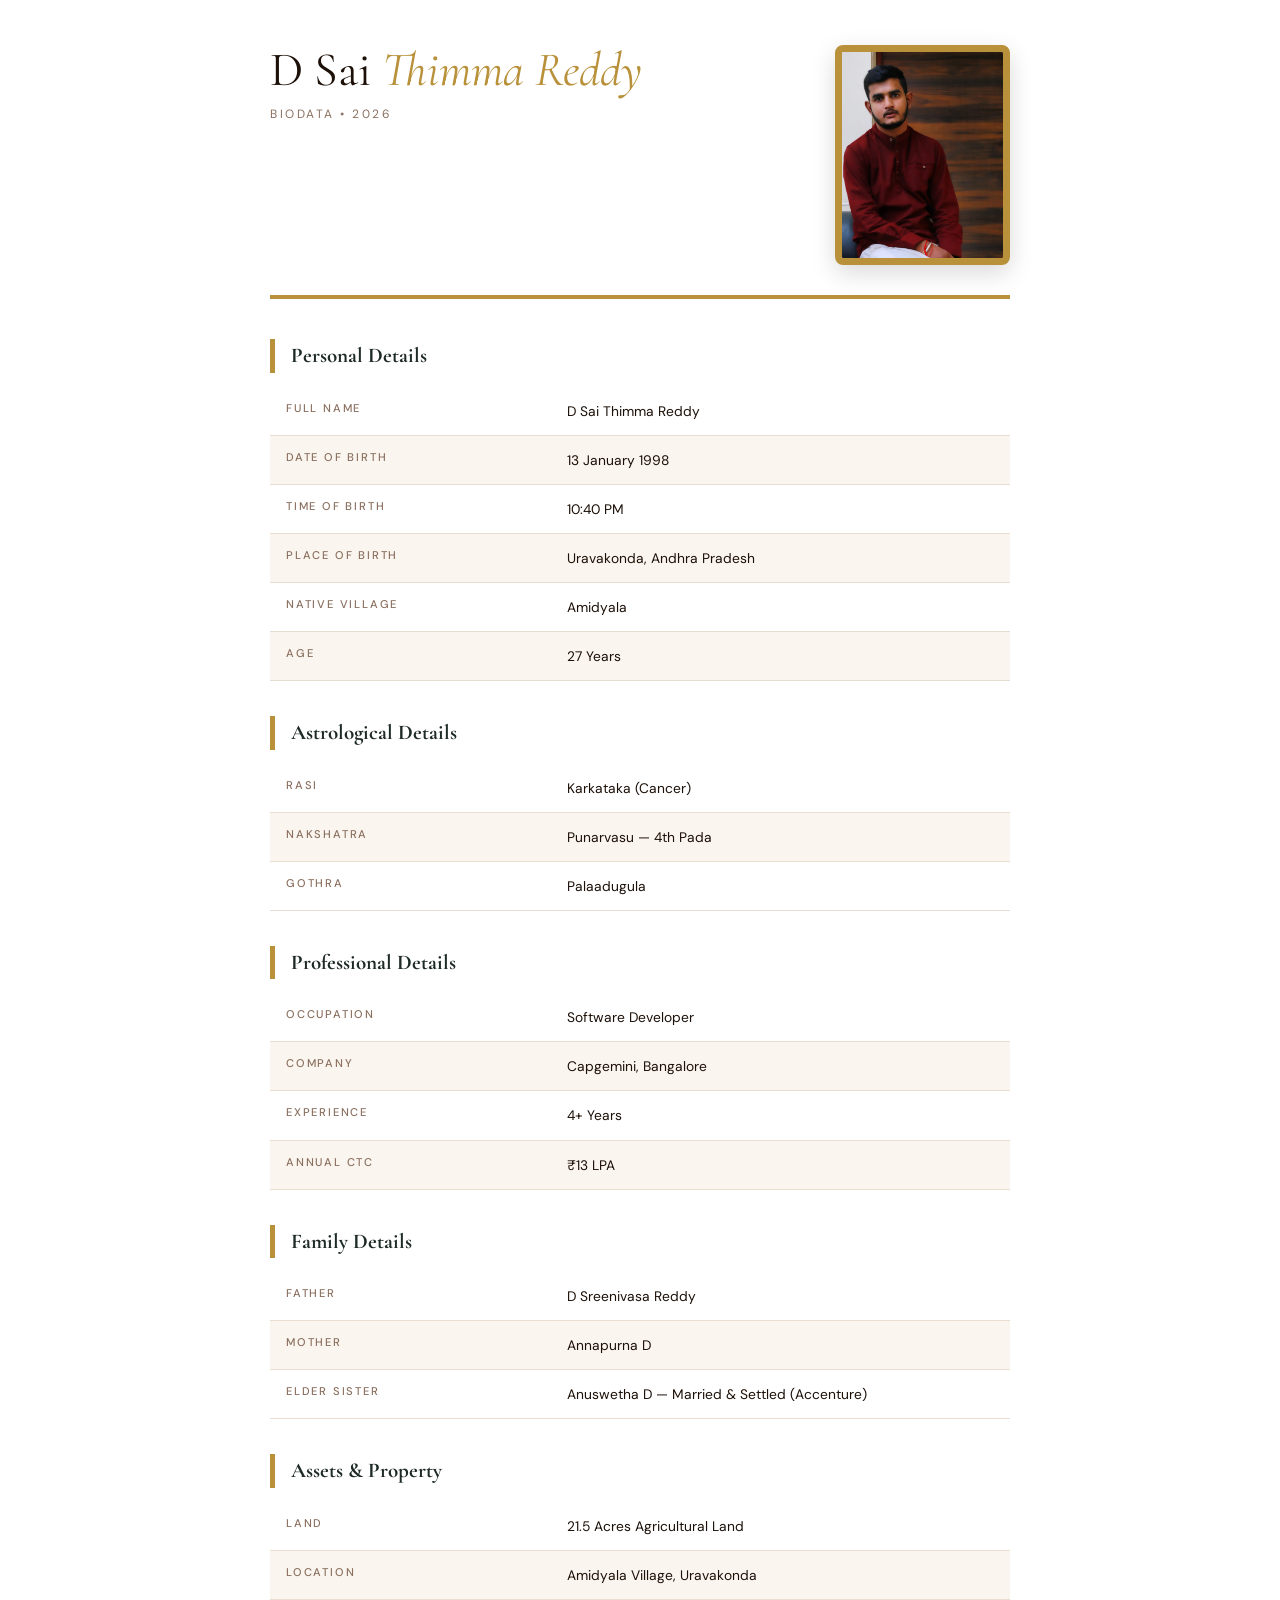
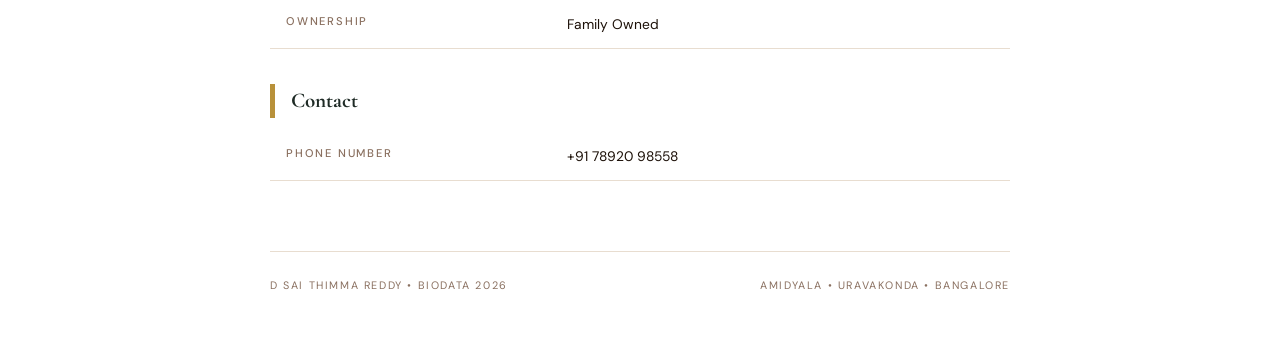
<file: index1.html>
<!DOCTYPE html>
<html lang="en">
<head>
    <meta charset="UTF-8">
    <meta name="viewport" content="width=device-width, initial-scale=1.0">
    <title>D Sai Thimma Reddy - Biodata 2026</title>
    <style>
        @import url('https://fonts.googleapis.com/css2?family=Cormorant+Garamond:wght@400;600&family=DM+Sans:wght@400;500&display=swap');

        * { margin:0; padding:0; box-sizing:border-box; }
        body { 
            font-family: 'DM Sans', system-ui, sans-serif; 
            background: #fff; 
            color: #1c1008; 
            padding: 45px 55px; 
            line-height: 1.6;
            font-size: 13.8px;
            max-width: 850px;
            margin: 0 auto;
        }
        .header {
            display: flex;
            justify-content: space-between;
            align-items: flex-start;
            padding-bottom: 30px;
            margin-bottom: 40px;
            border-bottom: 4px solid #b8913a;
        }
        .photo {
            width: 175px;
            height: 220px;
            object-fit: cover;
            border: 7px solid #b8913a;
            border-radius: 8px;
            box-shadow: 0 8px 25px rgba(0,0,0,0.15);
        }
        .name {
            font-family: 'Cormorant Garamond', serif;
            font-size: 48px;
            font-weight: 400;
            line-height: 1.05;
        }
        .name em { 
            font-style: italic; 
            color: #b8913a; 
        }
        h2 { 
            font-family: 'Cormorant Garamond', serif; 
            font-size: 21px; 
            color: #1e2a25; 
            margin: 35px 0 14px; 
            padding-left: 16px; 
            border-left: 5px solid #b8913a; 
        }
        table { 
            width: 100%; 
            border-collapse: collapse; 
            margin-bottom: 22px; 
        }
        td { 
            padding: 13px 16px; 
            border-bottom: 1px solid #e8ddd0; 
            vertical-align: top; 
        }
        td:first-child { 
            width: 38%; 
            font-size: 11.2px; 
            letter-spacing: 1.8px; 
            text-transform: uppercase; 
            color: #8a7060; 
            font-weight: 500; 
        }
        tr:nth-child(even) td { background: #faf5ee; }
        .footer { 
            margin-top: 70px; 
            padding-top: 25px; 
            border-top: 1px solid #e8ddd0; 
            display: flex; 
            justify-content: space-between; 
            font-size: 10.8px; 
            letter-spacing: 1.6px; 
            text-transform: uppercase; 
            color: #8a7060; 
        }
        @media print {
            body { padding: 35px 45px; }
            .photo { width: 165px; height: 205px; }
        }
    </style>
</head>
<body>

    <div class="header">
        <div>
            <div class="name">D Sai <em>Thimma Reddy</em></div>
            <p style="font-size:12px; letter-spacing:2.5px; text-transform:uppercase; color:#8a7060; margin-top:10px;">
                Biodata • 2026
            </p>
        </div>
        <img src="assests/WhatsApp Image 2026-05-13 at 7.51.08 AM.jpeg" 
             class="photo" 
             alt="D Sai Thimma Reddy">
    </div>

    <h2>Personal Details</h2>
    <table>
        <tr><td>Full Name</td><td>D Sai Thimma Reddy</td></tr>
        <tr><td>Date of Birth</td><td>13 January 1998</td></tr>
        <tr><td>Time of Birth</td><td>10:40 PM</td></tr>
        <tr><td>Place of Birth</td><td>Uravakonda, Andhra Pradesh</td></tr>
        <tr><td>Native Village</td><td>Amidyala</td></tr>
        <tr><td>Age</td><td>27 Years</td></tr>
    </table>

    <h2>Astrological Details</h2>
    <table>
        <tr><td>Rasi</td><td>Karkataka (Cancer)</td></tr>
        <tr><td>Nakshatra</td><td>Punarvasu — 4th Pada</td></tr>
        <tr><td>Gothra</td><td>Palaadugula</td></tr>
    </table>

    <h2>Professional Details</h2>
    <table>
        <tr><td>Occupation</td><td>Software Developer</td></tr>
        <tr><td>Company</td><td>Capgemini, Bangalore</td></tr>
        <tr><td>Experience</td><td>4+ Years</td></tr>
        <tr><td>Annual CTC</td><td>₹13 LPA</td></tr>
    </table>

    <h2>Family Details</h2>
    <table>
        <tr><td>Father</td><td>D Sreenivasa Reddy</td></tr>
        <tr><td>Mother</td><td>Annapurna D</td></tr>
        <tr><td>Elder Sister</td><td>Anuswetha D — Married & Settled (Accenture)</td></tr>
    </table>

    <h2>Assets & Property</h2>
    <table>
        <tr><td>Land</td><td>21.5 Acres Agricultural Land</td></tr>
        <tr><td>Location</td><td>Amidyala Village, Uravakonda</td></tr>
        <tr><td>Ownership</td><td>Family Owned</td></tr>
    </table>

    <h2>Contact</h2>
    <table>
        <tr><td>Phone Number</td><td>+91 78920 98558</td></tr>
    </table>

    <div class="footer">
        <span>D Sai Thimma Reddy • Biodata 2026</span>
        <span>Amidyala • Uravakonda • Bangalore</span>
    </div>

    <script>
        window.onload = function() {
            setTimeout(() => {
                window.print();
            }, 600);
        };
    </script>
</body>
</html>
</file>
